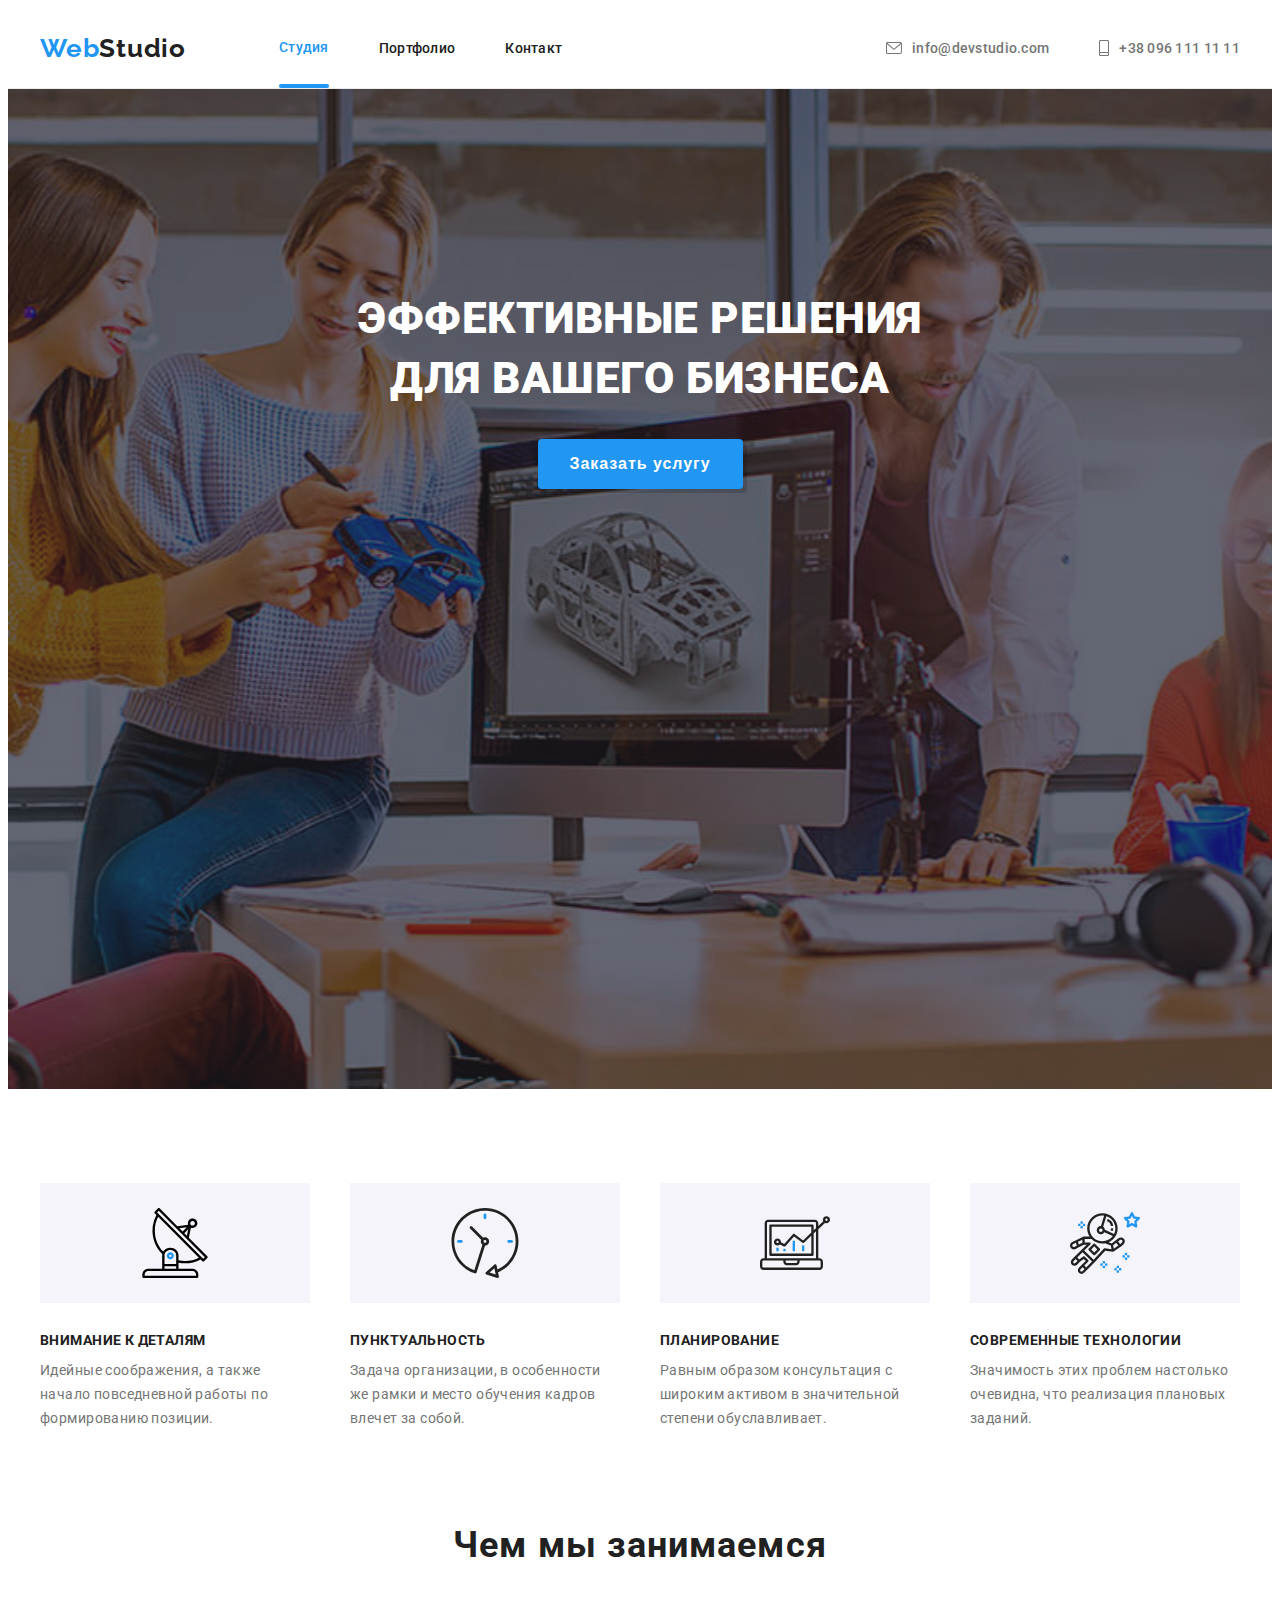
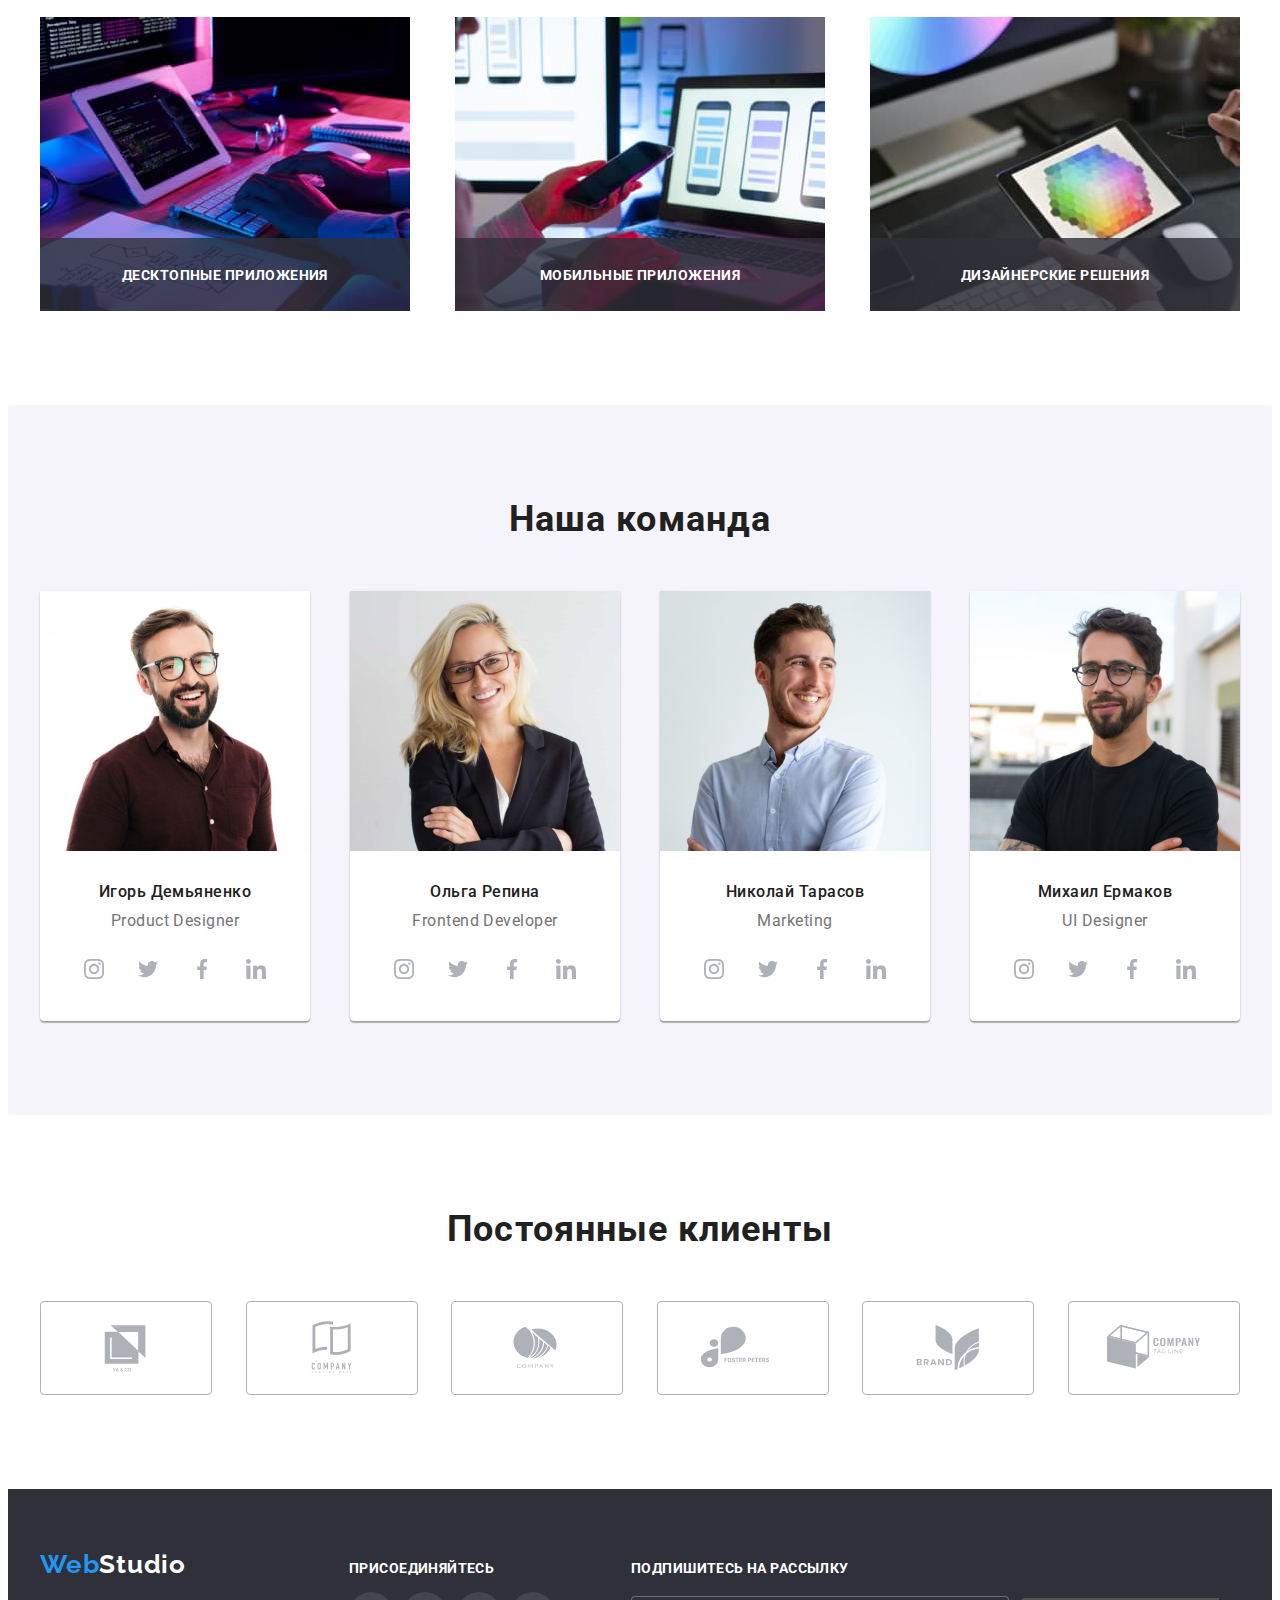
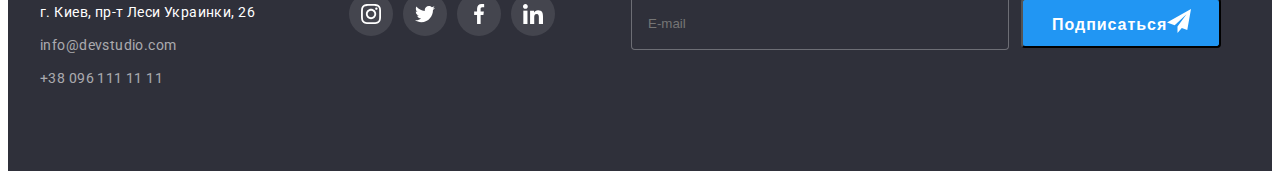
<file: index.html>
<!DOCTYPE html>
<html lang="ru">

<head>
    <meta charset="UTF-8">
    <meta http-equiv="X-UA-Compatible" content="IE=edge">
    <meta name="viewport" content="width=device-width, initial-scale=1.0">
    <title>Студия</title>
    <link rel="preconnect" href="https://fonts.gstatic.com">
    <link
        href="https://fonts.googleapis.com/css2?family=Raleway:wght@700&family=Roboto:wght@400;500;700;900&display=swap"
        rel="stylesheet">
    <link rel="stylesheet" href="https://cdnjs.cloudflare.com/ajax/libs/modern-normalize/1.0.0/modern-normalize.min.css"
        integrity="sha512-ISS7cAi1PEhQ8jnbJpJZMd29NlhNj4AWYyLOSp2CE/CsHxTCu+r+t0D2yoJudVrd0/8fTVPUVDzY5Tvli75u/g=="
        crossorigin="anonymous" />
    
<link rel="stylesheet" href="./css/main.min.css">
</head>

<body class="body">
    <header class="header">
        <div class="container">
            <div class="header-box">
                <nav class="header__nav">
                    <a class="logo" href="./index.html"> Web<span class="logo__header">Studio</span></a>
                    <ul class="site-nav">
                        <li class="site-nav__item"> <a href="./index.html" class="site-nav__link current"> Студия </a> </li>
                       <li class="site-nav__item"> <a href="./portfolio.html" class="site-nav__link "> Портфолио </a> </li>
                        <li class="site-nav__item"> <a href="" class="site-nav__link">Контакт </a> </li>
                    </ul>
                </nav>
                <ul class="contact">
                    <li class="contact__item"> <a href="" class="contact__link">
                            <svg class="contact__icon-h-em">
                                <use href="./images/header/iconhead.svg#icon-envelope"></use>
                            </svg>
                            info@devstudio.com
                        </a></li>

                    <li class="contact__item"> <a href="" class="contact__link">
                            <svg class="contact__icon-h-sm">
                                <use href="./images/header/iconhead.svg#icon-Vector"></use>
                            </svg>
                            +38 096 111 11 11</a> </li>
                </ul>
            </div>
        </div>
    </header>

    <main>
        <section class="hero">

            <h1 class="hero__title">Эффективные решения <br> для вашего бизнеса </h1>
            <button class="hero__btn" type="button" data-modal-open>Заказать услугу</button>
        </section>

        <!--Особенности-->
        <section class="section-feat">
<div class="container">
            <h2 class="visually-hidden">Особенности</h2>
           
                <ul class="section-feat__list">
                    <li class="section-feat__item">
                        <div class="feat1">
                            <svg class="section-feat__icon">
                                <use href="./images/fet/iconfet.svg#icon-antenna-1"></use>
                            </svg>
                        </div>
                        <h3 class="section-feat__title">Внимание к деталям</h3>
                        <p class="section-feat__text"> Идейные соображения, а также начало повседневной работы по
                            формированию
                            позиции.</p>
                    </li>
                    <li class="section-feat__item">
                        <div class="feat1">
                            <svg class="section-feat__icon">
                                <use href="./images/fet/iconfet.svg#icon-clock-1"></use>
                            </svg>
                        </div>
                        <h3 class="section-feat__title"> Пунктуальность</h3>
                        <p class="section-feat__text">Задача организации, в особенности же рамки и место обучения кадров
                            влечет за собой.</p>
                    </li>
                    <li class="section-feat__item">
                        <div class="feat1">
                            <svg class="section-feat__icon">
                                <use href="./images/fet/iconfet.svg#icon-diagram-1"></use>
                            </svg>
                        </div>
                        <h3 class="section-feat__title">Планирование</h3>
                        <p class="section-feat__text">Равным образом консультация с широким активом в значительной степени
                            обуславливает.</p>
                    </li>
                    <li class="section-feat__item">
                        <div class="feat1">
                            <svg class="section-feat__icon">
                                <use href="./images/fet/iconfet.svg#icon-astronaut-1"></use>
                            </svg>
                        </div>
                        <h3 class="section-feat__title">Современные технологии</h3>
                        <p class="section-feat__text">Значимость этих проблем настолько очевидна, что реализация плановых
                            заданий.</p>
                    </li>
                </ul>
            </div>
        </section>
<!--Чем мы занимаемся-->
        <section class="section-work">
    <div class="container">

            <h2 class="section-work__title">Чем мы занимаемся</h2>
        
                <ul class="section-work__list">
                    <li class="section-work__item">
                    <img src="./images/a/img1.jpg" alt="Создание сайта" width="370" height="294">
                <p class="section-work__text">десктопные приложения  </p>
                    </li>
                    <li class="section-work__item"> <img src="./images/a/img2.jpg" alt="Мобильная версия сайта" width="370" height="294">
                        <p class="section-work__text">МОБИЛЬНЫЕ ПРИЛОЖЕНИЯ</p>
                            </li>
                    <li class="section-work__item"> <img src="./images/a/img3.jpg" alt="Дизайнерское оформление" width="370"
                            height="294">
                        <p class="section-work__text">дизайнерские решения</p> </li>
                </ul>
</div>
        </section>
<!--Наша команда-->
        <section class="section-comand">
<div class="container">
            <h2 class="section-comand__title"> Наша команда</h2>
            
                <ul class="section-comand__list">
                    <li class="section-comand__item"><img src="./images/ourcom/id.jpg" alt="Игорь Демьяненко" width="270"
                            height="260">
                        <div class="comand">
                            <h3 class="section-comand__title_name">Игорь Демьяненко</h3>
                            <p class="section-comand__text">Product Designer</p>
                            <ul class="social-list">
                                <li class="social-list__item">
                                    <a href="" class="social-list__link">
                                        <svg class="social-list__icon">
                                            <use href="./images/social link/iconslink.svg#icon-instagram-2"> </use>
                                        </svg>
                                    </a>
                                </li>
                                <li class="social-list__item">
                                <a href="" class="social-list__link">
                                        <svg class="social-list__icon">
                                            <use href="./images/social link/iconslink.svg#icon-twitter-1"> </use>
                                        </svg>
                                    </a>
                                </li>
                                <li class="social-list__item">
                                    <a href="" class="social-list__link">

                                        <svg class="social-list__icon">
                                            <use href="./images/social link/iconslink.svg#icon-facebook-1"> </use>
                                        </svg></a>
                                </li>
                                <li class="social-list__item">
                                    <a href="" class="social-list__link">
                                        <svg class="social-list__icon">
                                            <use href="./images/social link/iconslink.svg#icon-linkedin-1"> </use>
                                        </svg>
                                    </a>
                                </li>
                            </ul>

                        </div>
                    </li>
                    <li class="section-comand__item"> <img src="./images/ourcom/op.jpg" alt="Ольга Репина" width="270"
                            height="260">
                        <div class="comand">
                            <h3 class="section-comand__title_name"> Ольга Репина</h3>
                            <p class="section-comand__text">Frontend Developer</p>
                            <ul class="social-list">
                                <li class="social-list__item">
                                    <a href="" class="social-list__link">
                                        <svg class="social-list__icon">
                                            <use href="./images/social link/iconslink.svg#icon-instagram-2"> </use>
                                        </svg>
                                    </a>
                                </li>
                                <li class="social-list__item">
                                    <a href="" class="social-list__link">
                                        <svg class="social-list__icon">
                                            <use href="./images/social link/iconslink.svg#icon-twitter-1"> </use>
                                        </svg>
                                    </a>
                                </li>
                                <li class="social-list__item">
                                    <a href="" class="social-list__link">

                                        <svg class="social-list__icon">
                                            <use href="./images/social link/iconslink.svg#icon-facebook-1"> </use>
                                        </svg></a>
                                </li>
                                <li class="social-list__item">
                                    <a href="" class="social-list__link">
                                        <svg class="social-list__icon">
                                            <use href="./images/social link/iconslink.svg#icon-linkedin-1"> </use>
                                        </svg>
                                    </a>
                                </li>
                            </ul>
                        </div>
                    </li>
                    <li class="section-comand__item"> <img src="./images/ourcom/nt.jpg" alt="Николай Тарасов" width="270"
                            height="260">
                        <div class="comand">
                            <h3 class="section-comand__title_name"> Николай Тарасов</h3>
                            <p class="section-comand__text">Marketing</p>
                            <ul class="social-list">
                                <li class="social-list__item">
                                    <a href="" class="social-list__link">
                                        <svg class="social-list__icon">
                                            <use href="./images/social link/iconslink.svg#icon-instagram-2"> </use>
                                        </svg>
                                    </a>
                                </li>
                                <li class="social-list__item">
                                    <a href="" class="social-list__link">
                                        <svg class="social-list__icon">
                                            <use href="./images/social link/iconslink.svg#icon-twitter-1"> </use>
                                        </svg>
                                    </a>
                                </li>
                                <li class="social-list__item">
                                    <a href="" class="social-list__link">

                                        <svg class="social-list__icon">
                                            <use href="./images/social link/iconslink.svg#icon-facebook-1"> </use>
                                        </svg></a>
                                </li>
                                         <li class="social-list__item">
                                    <a href="" class="social-list__link">
                                        <svg class="social-list__icon">
                                            <use href="./images/social link/iconslink.svg#icon-linkedin-1"> </use>
                                        </svg>
                                    </a>
                                </li>
                            </ul>
                        </div>
                    </li>
                    <li class="section-comand__item"> <img src="./images/ourcom/me.jpg" alt="Михаил Ермаков" width="270"
                            height="260">
                        <div class="comand">
                            <h3 class="section-comand__title_name"> Михаил Ермаков</h3>
                            <p class="section-comand__text">UI Designer</p>
                            <ul class="social-list">
                                <li class="social-list__item">
                                    <a href="" class="social-list__link">
                                        <svg class="social-list__icon">
                                            <use href="./images/social link/iconslink.svg#icon-instagram-2"> </use>
                                        </svg>
                                    </a>
                                </li>
                                <li class="social-list__item">
                                    <a href="" class="social-list__link">
                                        <svg class="social-list__icon">
                                            <use href="./images/social link/iconslink.svg#icon-twitter-1"> </use>
                                        </svg>
                                    </a>
                                </li>
                                <li class="social-list__item">
                                    <a href="" class="social-list__link">

                                        <svg class="social-list__icon">
                                            <use href="./images/social link/iconslink.svg#icon-facebook-1"> </use>
                                        </svg></a>
                                </li>
                                <li class="social-list__item">
                                    <a href="" class="social-list__link">
                                        <svg class="social-list__icon">
                                            <use href="./images/social link/iconslink.svg#icon-linkedin-1"> </use>
                                        </svg>
                                    </a>
                                </li>
                            </ul>
                        </div>
                    </li>
                </ul>

            </div>
        </section>

        <section class="section-client">
            <div class="container">
            <h2 class="section-client__titl">Постоянные клиенты</h2>
            <ul class="section-client__list">
                <li class="section-client__item"> <a href="" class="section-client__link">

                        <svg class="section-client__icon">
                            <use href="./images/iconclient/iconclient.svg#icon-Logo1">
                            </use>
                        </svg>
                    </a></li>
                <li class="section-client__item"> <a href="" class="section-client__link">
                        <svg class="section-client__icon">
                            <use href="./images/iconclient/iconclient.svg#icon-Logo2"></use>
                        </svg>
                    </a></li>
                <li class="section-client__item"> <a href="" class="section-client__link">
                        <svg class="section-client__icon">
                            <use href="./images/iconclient/iconclient.svg#icon-Logo3"></use>
                        </svg>
                    </a></li>
                <li class="section-client__item"> <a href="" class="section-client__link">
                        <svg class="section-client__icon">
                            <use href="./images/iconclient/iconclient.svg#icon-Logo4"></use>
                        </svg>
                    </a></li>
                <li class="section-client__item"> <a href="" class="section-client__link">
                        <svg class="section-client__icon">
                            <use href="./images/iconclient/iconclient.svg#icon-Logo5"></use>
                        </svg>

                    </a></li>
                <li class="section-client__item"> <a href="" class="section-client__link">
                        <svg class="section-client__icon">
                            <use href="./images/iconclient/iconclient.svg#icon-Logo"></use>
                        </svg>
                    </a></li>
            </ul>
</div>
        </section>
        
    </main>

    <footer class="footer">
        <div class="footer__container">
<div class="footer__box">
    <div>
        <a class="logo">Web<span class="logo__footer">Studio</span></a>

        <address class="address">
            <ul>
                <li class="footer__list"> <a href="https://www.google.com/maps/d/embed?mid=10uSM3H-mIU3GznYo2szRIEphczw"
                        class="footer__address">г. Киев, пр-т Леси Украинки, 26</a> </li>
                <li class="footer__list"> <a href="" class="footer__contact "> info@devstudio.com</a></li>
                <li class="footer__list"> <a href="" class="footer__contact"> +38 096 111 11 11 </a></li>
            </ul>
        </address>
    </div>



    <div class="footer-social-list">
        <h3 class="footer-social-list__titl">ПРИСОЕДИНЯЙТЕСЬ</h3>
        <ul class="social-list">

            <li class="social-list__item">
                <a href="" class="social-list__link">
                    <svg class="social-list__icon-footer">
                        <use href="./images/social link/iconslink.svg#icon-instagram-2"> </use>
                    </svg>
                </a>
            </li>
            <li class="social-list__item">
                <a href="" class="social-list__link">
                    <svg class="social-list__icon-footer">
                        <use href="./images/social link/iconslink.svg#icon-twitter-1"> </use>
                    </svg>
                </a>
            </li>
            <li class="social-list__item">
                <a href="" class="social-list__link">

                    <svg class="social-list__icon-footer">
                        <use href="./images/social link/iconslink.svg#icon-facebook-1"> </use>
                    </svg></a>
            </li>
            <li class="social-list__item">
                <a href="" class="social-list__link">
                    <svg class="social-list__icon-footer">
                        <use href="./images/social link/iconslink.svg#icon-linkedin-1"> </use>
                    </svg>
                </a>
            </li>
        </ul>
    </div>



    <form class="form-sub">
        <h3 class="form-sub__titl">Подпишитесь на рассылку</h3>
        <div class="subs">
            <label>
                <input class="form-sub__input" type="email" name="email" placeholder="E-mail" />
            </label>
            <button class="btn-subsckript" type="submit">Подписаться
                <svg class="btn-subsckript__icon" width="24" height="24">
                    <use href="./images/modalstyle/mod.svg#icon-send"></use>
                </svg>
            </button>
        </div>
    </form>
</div>
</div>
</footer>
    <!--Модальное окно-->
    <div class="backdrop is-hidden" data-modal>
        <div class="modal-window">
            <button  class="modal-window__close-btn" type="button" data-modal-close>
                <svg class="modal-window__icon-close" width ="30" height="30">
                    <use href="./images/close.svg#icon-close"></use>
                </svg>
            </button>
            <h2 class="modal-window__title">Оставьте свои данные, мы вам перезвоним</h2>
            <form  class ="form-modal"> 
                <div class="form-field">
                <label class="form-field__lable" for="name"> Имя        </label>
                    <input class="form-field__input" type="text" name="name" id="name" autocomplete="off">
                    <svg class="form-field__icon">
                    <use href="./images/modalstyle/mod.svg#icon-person" ></use></svg>
                </div>
                <div class="form-field">
                    <label  class="form-field__lable" for="phone"> Телефон </label>
                    <input class="form-field__input" type="tel" name="tel" id="phone"  autocomplete="off">
                    <svg class="form-field__icon">
                        <use href="./images/modalstyle/mod.svg#icon-phone"></use>
                    </svg>
                </div>
                <div class="form-field">
                    <label  class="form-field__lable" for="email"> Почта</label>
                    <input class="form-field__input" type="email" name="email" id="email"  autocomplete="off">
                    <svg  class="form-field__icon">
                        <use href="./images/modalstyle/mod.svg#icon-email" ></use>
                    </svg>
                </div>
                <div class="field-comment">
            <label class="field-comment__lable" for="comment">Комментарий</label>
            <textarea class="field-comment__text" name="comment" id="comment" rows="10" placeholder="Введите текст" ></textarea>
            </div>
                    <div class="checkbox">
                        <label class="checkbox__policy">
                            <input class="checkbox__hidden" type="checkbox" name="policy" />
                            <span class="checkbox__check-box"></span>
                    
                            Соглашаюсь с рассылкой и принимаю&#160;
                            <a class="contract" href="">Условия договора </a>
                        </label>
                    </div>
        
            <div class="modal-btn">

            <button type="button" class="modal-button">Отправить</button>
    </div>
        </form>
        </div>
        </div>
    
  

    <!--Линк к модальному окну-->
    <script src="./js/modal.js"></script>
</body>

</html>
</file>
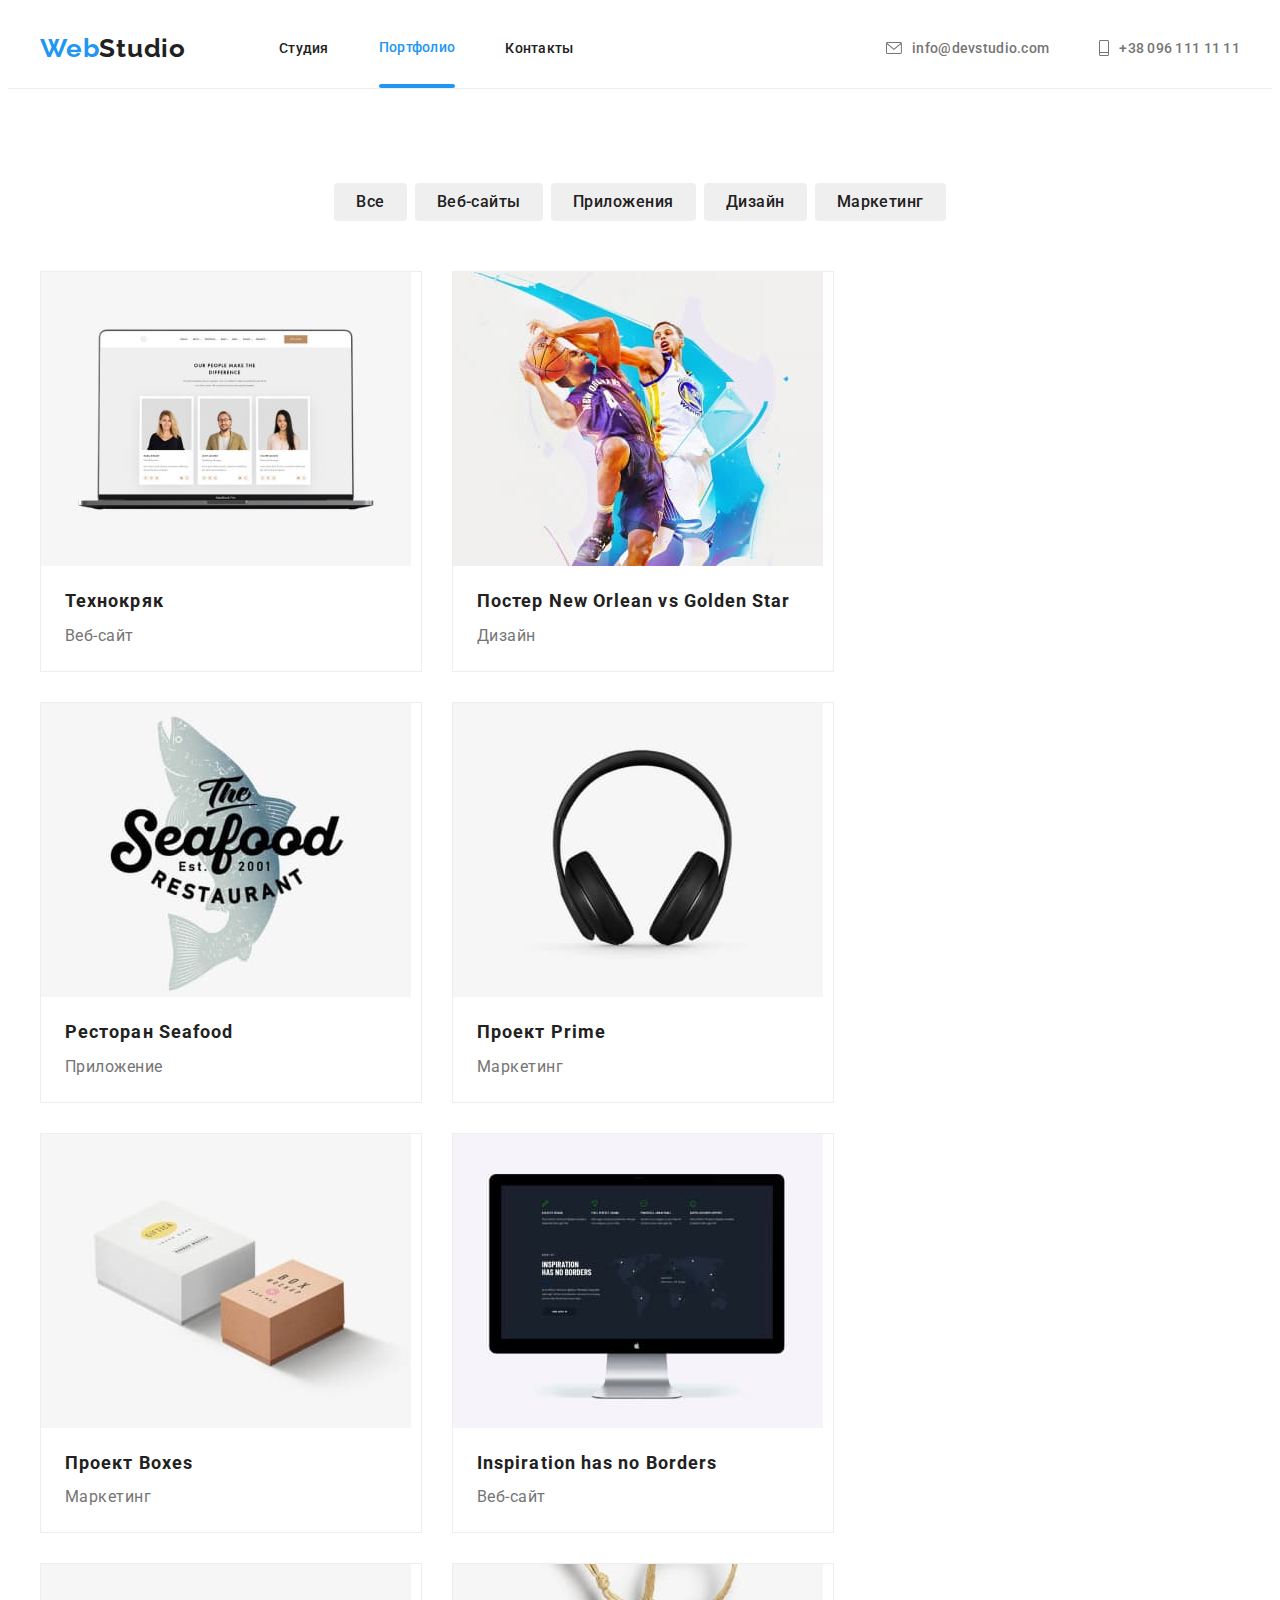
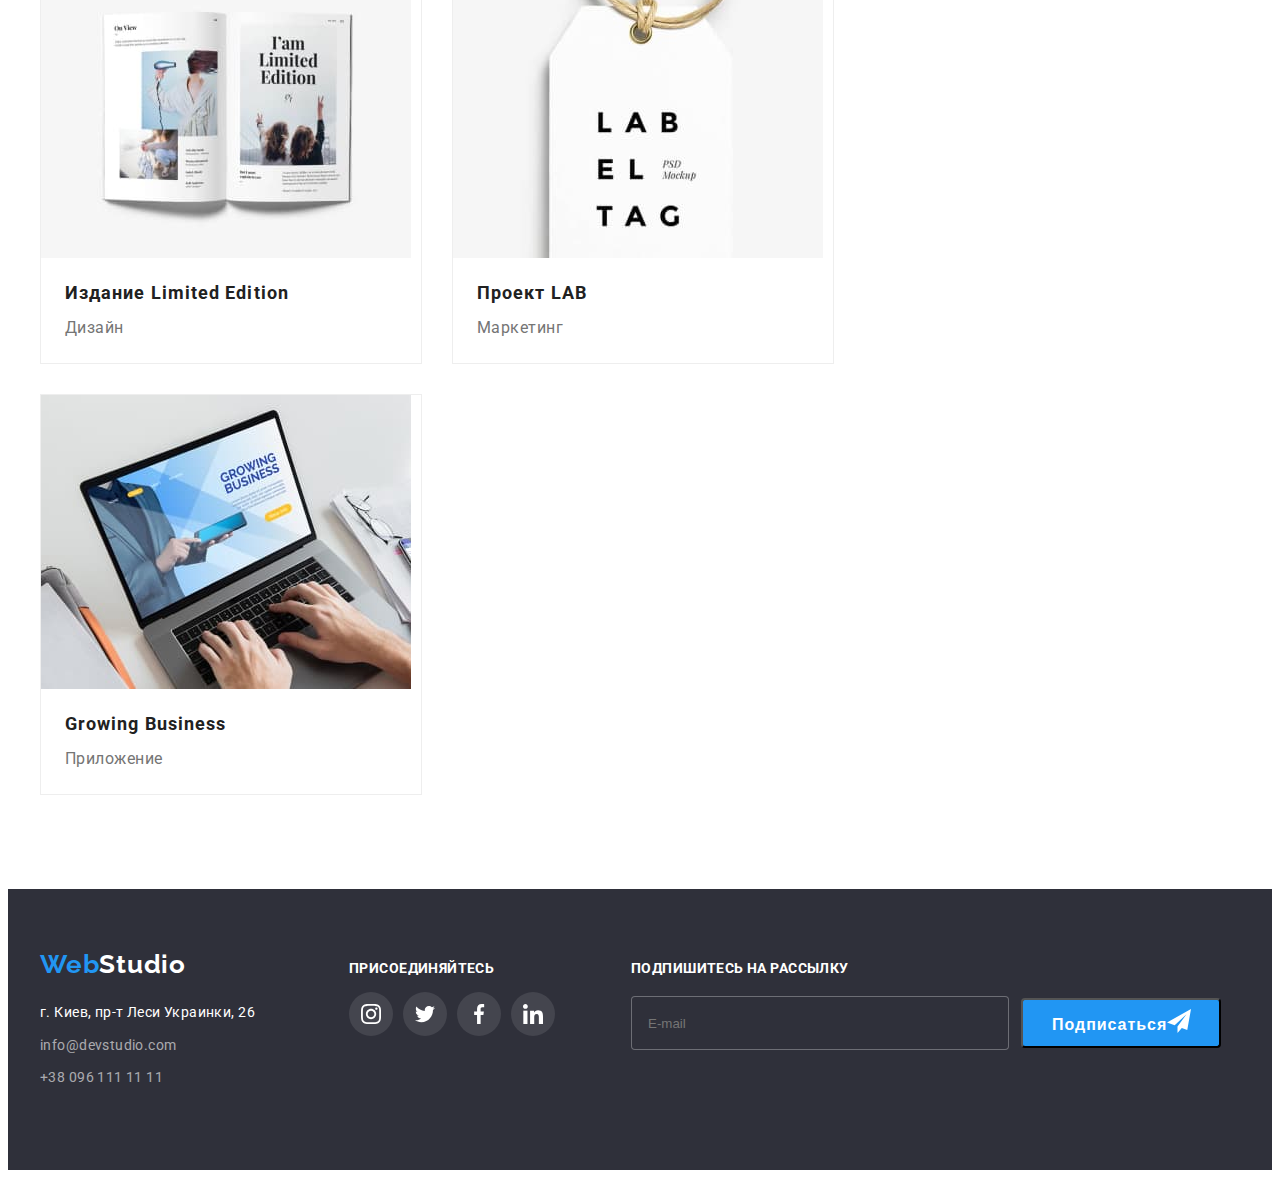
<file: portfolio.html>
<!DOCTYPE html>
<html lang="en">
<head>
    <meta charset="UTF-8">
    <meta http-equiv="X-UA-Compatible" content="IE=edge">
    <meta name="viewport" content="width=device-width, initial-scale=1.0">
    <title>Portfolio</title>
    <link rel="preconnect" href="https://fonts.gstatic.com">
    <link  href="https://fonts.googleapis.com/css2?family=Raleway:wght@700&family=Roboto:wght@400;500;700;900&display=swap"
        rel="stylesheet">
    <link rel="stylesheet" href="https://cdnjs.cloudflare.com/ajax/libs/modern-normalize/1.0.0/modern-normalize.min.css"
            integrity="sha512-ISS7cAi1PEhQ8jnbJpJZMd29NlhNj4AWYyLOSp2CE/CsHxTCu+r+t0D2yoJudVrd0/8fTVPUVDzY5Tvli75u/g=="
            crossorigin="anonymous" />
<link rel="stylesheet" href="./css/main.min.css">
</head>

<body class="body">

    <header class="header">
        <div class="container">
    <div class="header-box">
    <nav class="header__nav">
        
        <a class="logo" href="index.html">Web<span class="logo__header">Studio</span></a>
            <ul class="site-nav">
        <li class="site-nav__item"> <a href="./index.html" class="site-nav__link  ">Студия</a> </li>
         <li class="site-nav__item"> <a href="./portfolio.html" class="site-nav__link  current">Портфолио</a> </li>
          <li class="site-nav__item"> <a href="" class="site-nav__link ">Контакты</a> </li>
            </ul>
            </nav>
        <ul class="contact">
            <li class="contact__item" > <a href="" class="contact__link">
                <svg class="contact__icon-h-em">
                    <use href="./images/header/iconhead.svg#icon-envelope"></use>
                </svg> info@devstudio.com</a></li>
            <li class="contact__item"> <a href="" class="contact__link"> 
                <svg class="contact__icon-h-sm">
                    <use href="./images/header/iconhead.svg#icon-Vector"></use>
                </svg> +38 096 111 11 11
            </a> </li>
        </ul>
    </div>
</div>
    </header>

    <main>
        <section class="section-portfolio">
            <div class="container">
        <h1 class="visually-hidden">Фильтр</h1>

        <ul class="filter-portfolio">
        <li class="filter-portfolio__item"> <button class="btn-portfolio" type="button"> Все</button> </li>
        <li class="filter-portfolio__item"> <button class="btn-portfolio" type="button"> Веб-сайты</button></li>
        <li class="filter-portfolio__item"> <button class="btn-portfolio" type="button"> Приложения</button></li>
        <li class="filter-portfolio__item"> <button class="btn-portfolio" type="button"> Дизайн</button></li>
        <li class="filter-portfolio__item"> <button class="btn-portfolio" type="button"> Маркетинг</button></li>
    </ul>
   

<ul class="card-portfolio">

<li class="card-portfolio__item" >
    
    <a class="card-portfolio__link" href="">
    <div class= "card-portfolio__overlay">
    <img src="./images/portfolio/img1.jpg" alt="Технокряк" width="370" height ="294"> 
<p class="card-portfolio__description">
    Технокряк это современная площадка распространения коронавируса. Компании используют эту платформу для цифрового шпионажа и атак на защищённые сервера конкурентов.
</p>
</div>
    <div class="card-portfolio__box">
            <h2 class="card-portfolio__titl">Технокряк</h2>
<p class="card-portfolio__box-text">Веб-сайт</p> </div>
</a>
</li>



<li class="card-portfolio__item"> 
    
    <a class="card-portfolio__link" href="">
 <div class= "card-portfolio__overlay" >
    <img src="./images/portfolio/img2.jpg" alt="Постер New Orlean vs Golden Star" width="370" height ="294"> 
   <p class="card-portfolio__description">
    Постер New Orlean vs Golden Star. Лучшие дизайнерские решения.
   </p>
</div>
    <div class="card-portfolio__box">
    <h2 class="card-portfolio__titl">Постер New Orlean vs Golden Star</h2>
<p class="card-portfolio__box-text">Дизайн</p>
</div>
 </a>
</li>



<li class="card-portfolio__item" > 
    
    <a class="card-portfolio__link" href="">
<div class="card-portfolio__overlay">
    <img src="./images/portfolio/img3.jpg" alt="" width="370" height ="294"> 
   <p class="card-portfolio__description">
       Укусно, как у бабули. Съешь и тарелку.</p>
    </div>
    <div class="card-portfolio__box">
    <h2 class="card-portfolio__titl">Ресторан Seafood</h2>
<p class="card-portfolio__box-text">Приложение</p>
</div></a>
</li>


<li class="card-portfolio__item">
    
    <a class="card-portfolio__link" href=""> 
<div class="card-portfolio__overlay">
    <img src="./images/portfolio/img4.jpg" alt="" width="370" height ="294" > 
<p class="card-portfolio__description">Технокряк это современная площадка распространения коронавируса. Компании используют эту платформу для цифрового
шпионажа и атак на защищённые сервера конкурентов.</p>
</div>
    <div class="card-portfolio__box">   
         <h2 class="card-portfolio__titl">Проект Prime</h2>
<p class="card-portfolio__box-text">Маркетинг</p>
</div> </a>
</li>


<li class="card-portfolio__item">
    
    <a class="card-portfolio__link" href="">
<div class= "card-portfolio__overlay">
         <img src="./images/portfolio/img5.jpg" alt="" width="370" height ="294"> 
   <p class="card-portfolio__description">
       Технокряк это современная площадка распространения коронавируса. Компании используют эту платформу для цифрового шпионажа и атак на защищённые сервера конкурентов.
   </p>
</div>
    <div class="card-portfolio__box">
    <h2 class="card-portfolio__titl" > Проект Boxes</h2>
    <p  class="card-portfolio__box-text">Маркетинг</p>
</div></a>
</li>


    <li class="card-portfolio__item">
        
        <a class="card-portfolio__link" href="">
       <div class= "card-portfolio__overlay">
            <img src="./images/portfolio/img6.jpg" alt="" width="370" height ="294"> 
       <p class="card-portfolio__description">
           Технокряк это современная площадка распространения коронавируса. Компании используют эту платформу для цифрового шпионажа и атак на защищённые сервера конкурентов.
       </p>
</div>
        <div class="card-portfolio__box">
        <h2 class="card-portfolio__titl">Inspiration has no Borders</h2>
        <p class="card-portfolio__box-text">Веб-сайт</p> 
    </div></a>
    </li>
    
    
<li class="card-portfolio__item">
    
    <a class="card-portfolio__link" href=""> 
        <div class= "card-portfolio__overlay" >
        <img src="./images/portfolio/img7.jpg" alt="" width="370" height ="294"> 
   <p class="card-portfolio__description">
       Технокряк это современная площадка распространения коронавируса. Компании используют эту платформу для цифрового шпионажа и атак на защищённые сервера конкурентов.
   </p> 
</div>
    <div class="card-portfolio__box">
<h2 class="card-portfolio__titl">Издание Limited Edition</h2>
    <p class="card-portfolio__box-text">Дизайн</p>
</div> </a>
</li>


    <li class="card-portfolio__item">

          <a class="card-portfolio__link" href="">
              <div class= "card-portfolio__overlay" >
              <img src="./images/portfolio/img8.jpg" alt="" width="370" height ="294"> 
     <p class="card-portfolio__description"> 
         Технокряк это современная площадка распространения коронавируса. Компании используют эту платформу для цифрового шпионажа и атак на защищённые сервера конкурентов.
     </p> 
</div>
        <div class="card-portfolio__box">
        <h2 class="card-portfolio__titl">Проект LAB</h2>
        <p class="card-portfolio__box-text">Маркетинг</p>
    </div></a>
    </li>
    
    
        <li class="card-portfolio__item">

             <a class="card-portfolio__link" href="">
                 <div class= "card-portfolio__overlay">
                <img src="./images/portfolio/img9.jpg" alt="Игорь Демьяненко" width="370" height ="294">
          <p class="card-portfolio__description">
              Технокряк это современная площадка распространения коронавируса. Компании используют эту платформу для цифрового шпионажа и атак на защищённые сервера конкурентов.
          </p>
</div>
            <div class="card-portfolio__box">
            <h2 class="card-portfolio__titl">Growing Business</h2>
            <p class="card-portfolio__box-text">Приложение</p>
    </div>
</a>
        </li>
        

</ul>
</div>
</section>
    </main>
            <footer class="footer">
                <div class="footer__container">
            
                    <div class="footer__box">
                        <div>
                        <a class="logo">Web<span class="logo__footer">Studio</span></a>
            
                        <address class="address">
                            <ul>
                                <li class="footer__list"> <a
                                        href="https://www.google.com/maps/d/embed?mid=10uSM3H-mIU3GznYo2szRIEphczw"
                                        class=" footer__address">г. Киев, пр-т Леси Украинки, 26</a> </li>
                                <li class="footer__list"> <a href="" class="footer__contact"> info@devstudio.com</a></li>
                                <li class="footer__list"> <a href="" class="footer__contact"> +38 096 111 11 11 </a></li>
                            </ul>
                        </address>
                        </div>
                    
            
            
                    <div class="footer-social-list">
                        <h3 class="footer-social-list__titl">ПРИСОЕДИНЯЙТЕСЬ</h3>
                        <ul class="social-list">
            
                            <li class="social-list__item">
                                <a href="" class="social-list__link">
                                    <svg class="social-list__icon-footer">
                                        <use href="./images/social link/iconslink.svg#icon-instagram-2"> </use>
                                    </svg>
                                </a>
                            </li>
                            <li class="social-list__item">
                                <a href="" class="social-list__link">
                                    <svg class="social-list__icon-footer">
                                        <use href="./images/social link/iconslink.svg#icon-twitter-1"> </use>
                                    </svg>
                                </a>
                            </li>
                            <li class="social-list__item">
                                <a href="" class="social-list__link">
            
                                    <svg class="social-list__icon-footer">
                                        <use href="./images/social link/iconslink.svg#icon-facebook-1"> </use>
                                    </svg></a>
                            </li>
                            <li class="social-list__item">
                                <a href="" class="social-list__link">
                                    <svg class="social-list__icon-footer">
                                        <use href="./images/social link/iconslink.svg#icon-linkedin-1"> </use>
                                    </svg>
                                </a>
                            </li>
                        </ul>
                    </div>
               
            
                
    <form class="form-sub">
        <h3 class="form-sub__titl">Подпишитесь на рассылку</h3>
        <div class="subs">
                <label>
                    <input class="form-sub__input" type="email" name="email" placeholder="E-mail" />
                </label>
                <button  class="btn-subsckript" type="submit">Подписаться 
                    <svg class="btn-subsckript__icon" width="24" height="24">
                        <use href="./images/modalstyle/mod.svg#icon-send"></use>
                    </svg>
                </button>
                </div>
            </form>
            </div>
            </div>
            </footer>
</body>
</html>
</file>
<file: css/main.min.css>
:root{--primery-text-color: #212121;--secondary-text-color: #757575;--accent-text-color: #2196f3;--link-text-color: #ffffff;--background-hero-footer-color: #2f303a;--contact-footer-text-color: rgba(255, 255, 255, 0.6);--btn-portfolio-color: #f5f4fa;--icon-client-color: #afb1b8;--btn-activ-color: #188ce8}.visually-hidden{position:absolute;width:1px;height:1px;margin:-1px;border:0;padding:0;white-space:nowrap;-webkit-clip-path:inset(100%);clip-path:inset(100%);clip:rect(0 0 0 0);overflow:hidden}.footer__container,.container{width:1200px;margin:0 auto;padding-left:15px;padding-right:15px}h1,h2,h3,h4,h5,h6,p{margin-top:0px;margin-bottom:0px;padding-left:0px}ul{margin-top:0px;margin-bottom:0px;padding-left:0px;list-style:none}img{display:block;max-width:100%;height:auto}.body{font-family:Roboto,Raleway,sans-serif;font-style:normal;font-size:16px;line-height:1.36;letter-spacing:.03em;color:var(--primery-text-color);background-color:var(--link-text-color)}.footer__container{display:block;margin-bottom:20px}.logo{font-family:Raleway,sans-serif;font-weight:700;font-size:26px;line-height:1.19;letter-spacing:.03em;color:var(--accent-text-color);margin-right:93px;text-decoration:none}.logo__header{color:var(--primery-text-color);padding-top:24px;padding-bottom:25px}.logo__footer{color:var(--link-text-color)}.backdrop{position:fixed;top:0;left:0;width:100%;height:100%;background-color:rgba(0,0,0,.2);transition:opacity 250ms cubic-bezier(0.4, 0, 0.2, 1),visibility 250ms cubic-bezier(0.4, 0, 0.2, 1)}.is-hidden{opacity:0;visibility:hidden;pointer-events:none}.modal-window{position:absolute;top:50%;left:50%;transform:translate(-50%, -50%) scale(1);width:528px;padding:40px;background-color:var(--link-text-color);border-radius:4px;box-shadow:0px 1px 3px rgba(0,0,0,.12),0px 1px 1px rgba(0,0,0,.14),0px 2px 1px rgba(0,0,0,.2)}.modal-window__close-btn{position:absolute;top:8px;right:8px;width:30px;height:30px;border-radius:50%;cursor:pointer;background-color:var(--link-text-color);border:1px solid var(--icon-client-color)}.modal-window__close-btn:hover,.modal-window__close-btn:focus{color:var(--accent-text-color);fill:var(--accent-text-color)}.modal-window__icon-close{position:absolute;top:50%;left:50%;transform:translate(-50%, -50%)}.modal-window__title{font-weight:700;font-size:20px;line-height:1.17;letter-spacing:.03em;text-align:center;margin-bottom:12px}.modal-button{width:200px;height:50px;border-radius:4px;background-color:var(--accent-text-color);color:var(--link-text-color);text-align:center;font-weight:bold;font-size:16px;line-height:1.88;letter-spacing:.06em;box-shadow:rgba(0,0,0,.15);border-radius:4px;border:none;cursor:pointer;transition:background-color 250ms cubic-bezier(0.4, 0, 0.2, 1),box-shadow 250ms cubic-bezier(0.4, 0, 0.2, 1)}.modal-button:hover,.modal-button:focus{background-color:var(--btn-activ-color);box-shadow:rgba(0,0,0,.15);border-radius:4px}.modal-btn{display:flex;align-items:center;justify-content:center;margin-top:30px}.contact{display:flex;align-items:center;margin-left:auto}.contact__link{font-weight:500;font-size:14px;line-height:1.17;font-style:normal;letter-spacing:.02em;color:var(--primery-text-color);padding-top:32px;padding-bottom:32px;display:block;display:flex;align-items:center;text-decoration:none;color:var(--secondary-text-color);transition:color 250ms cubic-bezier(0.4, 0, 0.2, 1)}.contact__link:hover,.contact__link:focus{color:var(--accent-text-color);fill:var(--accent-text-color)}.contact__icon-h-em{width:16px;height:12px;margin-right:10px;fill:currentColor;transition:fill 250ms cubic-bezier(0.4, 0, 0.2, 1)}.contact__icon-h-em:hover,.contact__icon-h-em:focus{fill:var(--accent-text-color);cursor:pointer}.contact__icon-h-sm{width:10px;height:16px;margin-right:10px;fill:currentColor;transition:fill 250ms cubic-bezier(0.4, 0, 0.2, 1)}.contact__icon-h-sm:hover,.contact__icon-h-sm:focus{fill:var(--accent-text-color);cursor:pointer}.contact__item:not(:first-child){margin-left:50px}.social-list{display:flex;align-items:center;justify-content:center;width:206px;margin:auto;margin-top:16px}.social-list__link{width:44px;height:44px;display:flex;align-items:center;justify-content:center;fill:var(--icon-client-color);transition:fill 250ms cubic-bezier(0.4, 0, 0.2, 1),color 250ms cubic-bezier(0.4, 0, 0.2, 1),background-color 250ms cubic-bezier(0.4, 0, 0.2, 1),border-radius 250ms cubic-bezier(0.4, 0, 0.2, 1)}.social-list__link:focus{background-color:var(--accent-text-color);border-radius:50%;cursor:pointer;color:var(--link-text-color);fill:var(--link-text-color)}.social-list__link:hover{background-color:var(--accent-text-color);border-radius:50%;cursor:pointer;color:var(--link-text-color);fill:var(--link-text-color)}.social-list__item{background-color:rgba(255,255,255,.1);border-radius:50%}.social-list__item:not(:last-child){margin-right:10px}.social-list__icon{width:20px;height:20px}.checkbox{display:flex;align-items:center;justify-content:center;margin-top:20px}.contract{display:inline-block;color:var(--accent-text-color);-webkit-text-decoration-color:var(--accent-text-color);text-decoration-color:var(--accent-text-color)}.checkbox__policy{display:flex;align-items:center;justify-content:center;font-weight:normal;font-size:14px;line-height:1.71;letter-spacing:.03em;color:var(--secondary-text-color)}.checkbox__policy.contract:focus{outline-style:solid;outline-color:var(--accent-text-color)}.checkbox__hidden{position:absolute;-webkit-appearance:none;-moz-appearance:none;appearance:none}.checkbox__hidden:checked{background-image:url(../images/iconcheck.svg);background-size:cover;background-repeat:no-repeat;background-position:center;background-origin:border-box;background-color:var(--accent-text-color);border-color:var(--accent-text-color)}.checkbox__hidden:focus{border-color:var(--accent-text-color)}.checkbox__check-box{display:block;width:16px;height:15px;margin-right:7px;border:2px solid var(--primery-text-color);border-radius:2px;transition:background-color 250ms cubic-bezier(0.4, 0, 0.2, 1),border-color 250ms cubic-bezier(0.4, 0, 0.2, 1)}.checkbox__hidden:checked+.checkbox__check-box{background-image:url(../images/iconcheck.svg);background-size:cover;background-repeat:no-repeat;background-position:center;background-origin:border-box;background-color:var(--accent-text-color);border-color:var(--accent-text-color)}.checkbox__hidden:focus+.checkbox__check-box{border-color:var(--accent-text-color)}.form-modal{position:relative}.form-field{position:relative;margin-bottom:10px;display:flex;flex-direction:column;align-items:flex-start;justify-content:center}.form-field__input{width:448px;padding:12px;padding-left:40px;cursor:pointer;border:1px solid rgba(33,33,33,.2);border-radius:4px}.form-field__input:focus{border-color:var(--accent-text-color);outline:none}.field-comment__text{font-weight:normal;font-size:14px;line-height:1.17;letter-spacing:.01em;color:var(--secondary-text-color);padding:16px 12px;width:448px;height:120px;resize:none;border-radius:4px;border:1px solid rgba(33,33,33,.2)}.field-comment__text:focus{border-color:var(--accent-text-color);outline:none}.form-field_lable{margin-bottom:4px;font-weight:normal;font-size:12px;line-height:1.16;letter-spacing:.01em;color:var(--secondary-text-color);border-radius:4px}.form-field__icon{position:absolute;left:12px;top:50%;width:18px;height:18px}.form-field__input:focus+.form-field__icon{fill:var(--accent-text-color)}.form-field-com{position:relative;width:448px;height:138px;margin-bottom:10px;display:flex;flex-direction:column;align-items:flex-start;justify-content:center}.field-comment__lable{margin-bottom:4px;font-weight:normal;font-size:12px;line-height:1.16;letter-spacing:.01em;color:var(--secondary-text-color)}.header-box{display:flex;align-items:center;justify-content:space-between}.header{border-bottom:1px solid #ececec}.header__nav{display:flex;align-items:center;justify-content:space-between}.site-nav__link{position:relative;padding-top:32px;padding-bottom:32px;display:flex;align-items:center;text-decoration:none;font-weight:500;font-size:14px;line-height:1.17;display:block;letter-spacing:.02em;color:var(--primery-text-color);transition:color 250ms cubic-bezier(0.4, 0, 0.2, 1),fill 250ms cubic-bezier(0.4, 0, 0.2, 1)}.site-nav__link:hover,.site-nav__link:focus{color:var(--accent-text-color);fill:var(--accent-text-color)}.current{color:var(--accent-text-color);font-weight:500;line-height:1.14;padding-top:32px;padding-bottom:32px;display:block;transition:color 250ms var(--transition-cubic)}.current:hover,.current:focus{color:var(--accent-text-color)}.current::after{content:"";position:absolute;display:block;width:100%;height:4px;background-color:var(--accent-text-color);left:0px;bottom:0px;border-radius:2px}.site-nav{display:flex;align-items:center;justify-content:space-between;margin:0 auto}.site-nav__item:not(:last-child){margin-right:50px}.site-nav__link .current{color:var(--accent-text-color)}.hero{text-align:center;padding-top:200px;padding-bottom:200px;max-width:1600px;height:600px;background-image:linear-gradient(to right, rgba(47, 48, 58, 0.4), rgba(47, 48, 58, 0.4)),url(../images/hero/Img.svg);background-color:var(--background-hero-footer-color);background-position:center;background-repeat:no-repeat;background-size:cover}.hero__title{font-weight:900;font-size:44px;line-height:1.36;text-transform:uppercase;color:var(--link-text-color);text-align:center;margin-bottom:30px}.hero__btn{display:inline-block;font-size:inherit;font-weight:700;font-size:16px;line-height:1.875;color:var(--link-text-color);background-color:var(--accent-text-color);align-items:center;text-align:center;letter-spacing:.06em;padding:10px 32px;border:none;border-radius:4px;box-shadow:4px 4px 0px rgba(0,0,0,.15);transition:background-color 250ms cubic-bezier(0.4, 0, 0.2, 1),color 250ms cubic-bezier(0.4, 0, 0.2, 1),box-shadow 250ms cubic-bezier(0.4, 0, 0.2, 1)}.hero__btn:hover,.hero__btn:focus{background-color:var(--btn-activ-color);box-shadow:0px 4px 4px 0px rgba(0,0,0,.15);color:var(--link-text-color);cursor:pointer}.footer{font-size:14px;line-height:1.71;letter-spacing:.03em;color:var(--link-text-color);background-color:var(--background-hero-footer-color);padding-top:60px;padding-bottom:60px}.footer-social-list__titl,.form-sub__titl{font-weight:700;font-size:14px;line-height:1.17;letter-spacing:.03em;text-transform:uppercase}.footer__list:not(:last-child){margin-bottom:9px}.footer__box{display:inline-flex;align-items:baseline}.footer__contact{font-family:inherit;color:var(--contact-footer-text-color);text-decoration:none}.footer__contact:hover,.footer__contact:focus{color:var(--accent-text-color);fill:var(--accent-text-color)}.footer__address{color:var(--link-text-color);text-decoration:none}.footer__address:focus,.footer__address:hover,.footer__address:hover,.footer__address:focus{color:var(--accent-text-color)}.address{font-style:normal;margin-top:20px}.footer-social-list{margin-left:70px;margin-right:76px}.social-list__icon-footer{fill:var(--link-text-color);height:20px;width:20px}.btn-subsckript{position:relative;font-weight:700;font-size:16px;font-weight:bold;line-height:1.88;letter-spacing:.06em;text-align:center;padding:10px 29px;width:200px;height:50px;margin-top:20px;color:var(--link-text-color);background-color:var(--accent-text-color);border-radius:4px;box-shadow:rgba(0,0,0,.15);cursor:pointer;display:inline-flex;transition:background-color 250ms cubic-bezier(0.4, 0, 0.2, 1)}.btn-subsckript:hover,.btn-subsckript:focus{background-color:var(--btn-activ-color)}.btn-subsckript__icon{position:absolute;right:28px;bottom:13px;margin-left:10px}.form-sub{display:inline-block;flex-direction:column;margin-left:auto}.form-sub__input{background-color:var(--background-hero-footer-color);width:358px;height:50px;margin-top:20px;margin-right:12px;padding-left:16px;color:var(--link-text-color);border:1px solid rgba(255,255,255,.3);box-shadow:rgba(0,0,0,.15);border-radius:4px}.subs{display:inline-flex;align-items:center}.section-feat{padding-bottom:0px;padding-top:94px}.feat1{display:flex;align-items:center;justify-content:center;background-color:#f5f4fa;height:120px;margin-bottom:30px}.section-feat__item{width:270px}.section-feat__icon{width:70px;height:70px}.section-feat__text{font-weight:400;font-size:14px;line-height:1.71;letter-spacing:.03em;color:var(--secondary-text-color);margin-top:10px;width:270px}.section-feat__list{display:flex;justify-content:space-between;align-items:center}.section-feat__title{font-weight:700;font-size:14px;line-height:1.14;letter-spacing:.03em;text-transform:uppercase}.section-work{padding-bottom:94px;padding-top:94px}.section-work__item{position:relative;display:flex;align-items:center;justify-content:center;width:370px}.section-work__item:not(:first-child){margin-left:30px}.section-work__text{position:absolute;left:0;bottom:0;width:100%;font-weight:700;font-size:14px;line-height:1.14;text-align:center;letter-spacing:.03em;text-transform:uppercase;padding:30px 0px 27px 0px;color:var(--link-text-color);background-color:rgba(47,48,58,.8)}.section-work__list{display:flex;justify-content:space-between;align-items:center}.section-work__title{font-weight:700;font-size:36px;line-height:1.16;text-align:center;letter-spacing:.03em;color:var(--primery-text-color);margin-bottom:50px}.section-comand{background:var(--btn-portfolio-color);padding-bottom:94px;padding-top:94px}.section-comand__list{display:flex;justify-content:space-between;align-items:center}.section-comand__title{font-weight:700;font-size:36px;line-height:1.16;text-align:center;letter-spacing:.03em;color:var(--primery-text-color);margin-bottom:50px}.section-comand__text{font-weight:400;font-size:16px;letter-spacing:.03em;color:var(--secondary-text-color);line-height:1.18;text-align:center;margin-top:10px}.section-comand__item{box-shadow:0px 1px 3px rgba(0,0,0,.12),0px 1px 1px rgba(0,0,0,.14),0px 2px 1px rgba(0,0,0,.2);border-radius:0px 0px 4px 4px;background:var(--link-text-color)}.section-comand__item:not(:first-child){margin-left:30px}.section-comand__title_name{font-weight:500;font-size:16px;line-height:1.35;text-align:center;letter-spacing:.03em;color:var(--primery-text-color)}.comand{padding:30px 30px}.section-client{padding-bottom:94px;padding-top:94px}.section-client__titl{font-size:36px;line-height:1.16;letter-spacing:.03em;font-weight:700;text-align:center;color:var(--primery-text-color);margin-bottom:50px}.section-client__list{display:flex;justify-content:space-between;align-items:center}.section-client__item:not(:last-child){margin-right:30px}.section-client__icon{width:106px;height:60px}.section-client__link{color:var(--accent-text-color);width:170px;height:92px;display:flex;align-items:center;justify-content:center;fill:var(--icon-client-color);border:1px solid #afb1b8;border-radius:4px;transition:border-color 250ms cubic-bezier(0.4, 0, 0.2, 1),fill 250ms cubic-bezier(0.4, 0, 0.2, 1)}.section-client__link:hover,.section-client__link:focus{fill:var(--accent-text-color);border-color:var(--accent-text-color)}.card-portfolio__box-text{line-height:1.87;margin-top:4px;font-weight:400;font-size:16px;letter-spacing:.03em;color:var(--secondary-text-color)}.card-portfolio__titl{font-weight:700;font-size:18px;line-height:1.71;letter-spacing:.06em;color:var(--primery-text-color)}.card-portfolio{display:flex;flex-wrap:wrap;margin-top:-30px;margin-right:-30px}.card-portfolio__item{margin-top:30px;margin-right:30px;flex-basis:calc((100% - 90px) / 3);border:1px solid #eee}.card-portfolio__link{display:block;color:var(--secondary-text-color);text-decoration:none;transition:box-shadow 250ms cubic-bezier(0.4, 0, 0.2, 1)}.card-portfolio__link:hover,.card-portfolio__link:focus{box-shadow:1px 4px 6px 0px rgba(0,0,0,.16),0px 4px 4px 0px rgba(0,0,0,.06),0px 1px 1px 0px rgba(0,0,0,.12)}.card-portfolio__box{padding:20px 24px}.section-portfolio{padding-bottom:94px;padding-top:94px}.card-portfolio__overlay{position:relative;overflow:hidden}.card-portfolio__description{position:absolute;top:0px;left:0px;width:100%;height:100%;background-color:var(--accent-text-color);color:var(--link-text-color);text-align:center;padding:64px 23px;font-size:18px;line-height:1.55;letter-spacing:.03em;font-style:normal;transition:transform 250ms cubic-bezier(0.4, 0, 0.2, 1);transform:translateY(100%)}.card-portfolio__link:hover .card-portfolio__description,.card-portfolio__link:focus .card-portfolio__description{transform:translateY(0%)}.filter-portfolio{display:flex;justify-content:center;margin-bottom:50px;margin-left:auto;margin-right:auto}.filter-portfolio__item:not(:last-child){margin-right:8px}.btn-portfolio{font-family:inherit;font-weight:500;font-size:16px;line-height:1.62;text-align:center;cursor:pointer;letter-spacing:.03em;color:var(--primery-text-color);background-color:var(-btn-portfolio-color);border-radius:4px;border:none;padding:6px 22px;transition:background-color 250ms cubic-bezier(0.4, 0, 0.2, 1),color 250ms cubic-bezier(0.4, 0, 0.2, 1),box-shadow 250ms cubic-bezier(0.4, 0, 0.2, 1)}.btn-portfolio:hover,.btn-portfolio:focus{color:var(--link-text-color);background-color:var(--accent-text-color);box-shadow:0px 2px 2px 0px rgba(0,0,0,.12),0px 1px 2px 0px rgba(0,0,0,.08),0px 3px 1px 0px rgba(0,0,0,.01);border-radius:4px}/*# sourceMappingURL=main.min.css.map */
</file>
